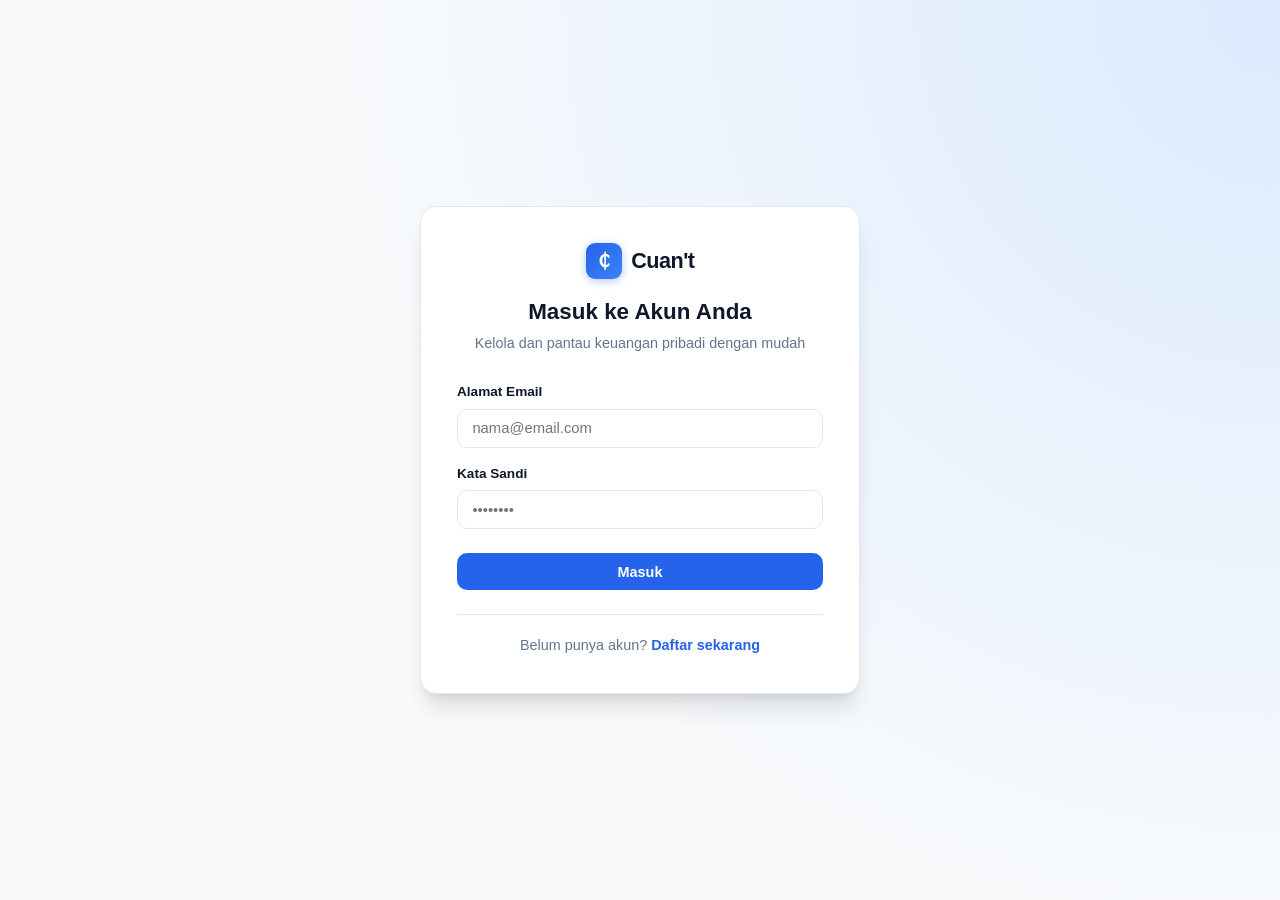
<file: frontend/index.html>
<!DOCTYPE html>
<html lang="id">
<head>
  <meta charset="UTF-8">
  <meta name="viewport" content="width=device-width, initial-scale=1.0">
  <title>Cuan't — Kelola Keuangan Pribadi</title>
  <link rel="stylesheet" href="css/style.css">
  <script src="js/api.js"></script>
  <script>
    (function() {
      var token = localStorage.getItem("cuant_token");
      if (token) {
        window.location.replace("dashboard.html");
      } else {
        window.location.replace("login.html");
      }
    })();
  </script>
</head>
<body style="display: flex; align-items: center; justify-content: center; height: 100vh; margin: 0; background-color: #f8fafc; color: #64748b; font-family: sans-serif;">
  <div style="text-align: center;">
    <div style="font-size: 2rem; margin-bottom: 0.5rem; font-weight: 800; color: #2563eb;">₵ Cuan't</div>
    <p>Mengalihkan halaman...</p>
  </div>
</body>
</html>
</file>
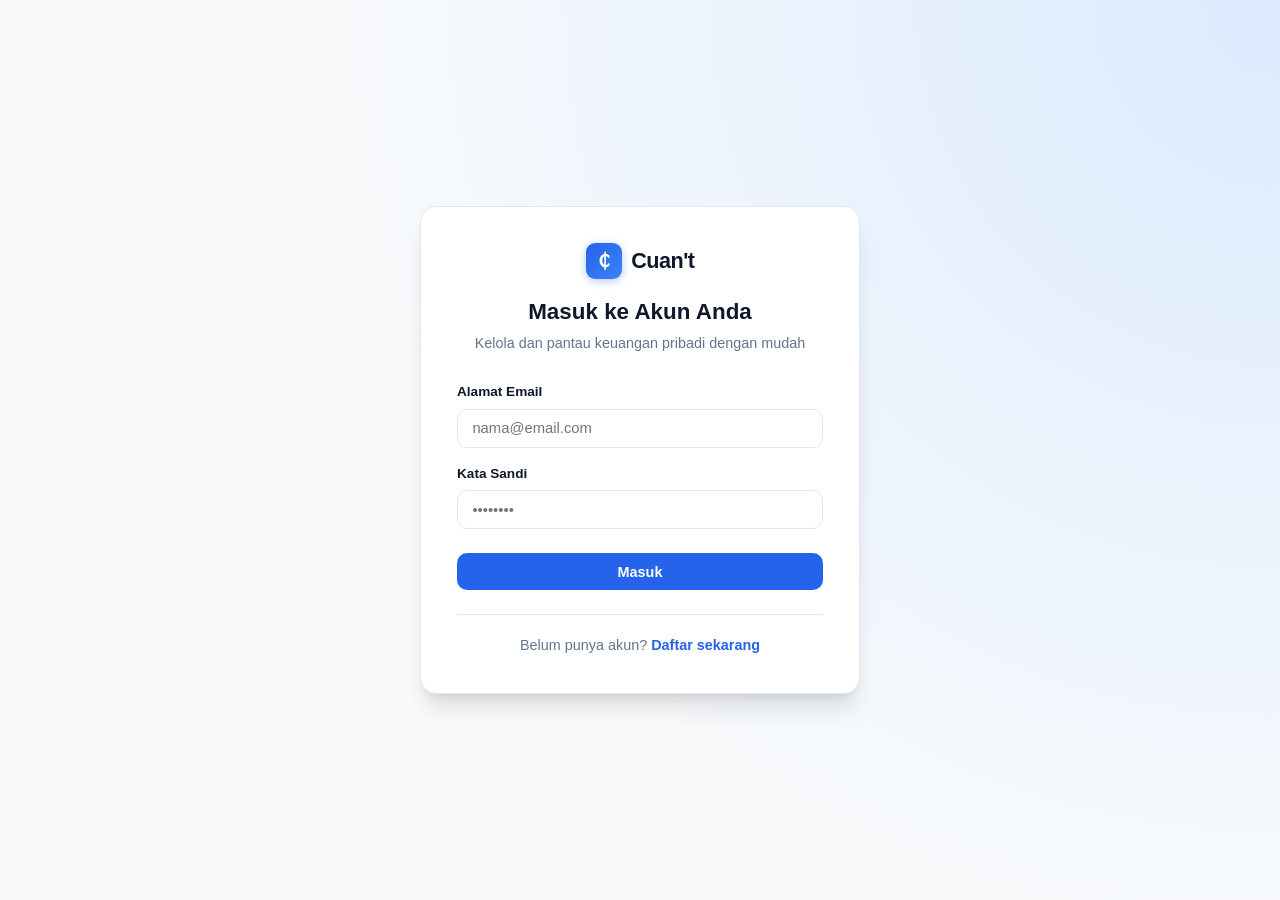
<file: frontend/dashboard.html>
<!DOCTYPE html>
<html lang="id">
<head>
  <meta charset="UTF-8">
  <meta name="viewport" content="width=device-width, initial-scale=1.0">
  <title>Dashboard — Cuan't</title>
  <link rel="stylesheet" href="css/style.css">
</head>
<body>
  <!-- Navigation Bar -->
  <nav class="navbar">
    <div class="nav-container">
      <a href="dashboard.html" class="brand">
        <span class="brand-icon">₵</span>
        <span>Cuan't</span>
      </a>

      <ul class="nav-links">
        <li><a href="dashboard.html" class="nav-link active">Dashboard</a></li>
        <li><a href="transactions.html" class="nav-link">Semua Transaksi</a></li>
      </ul>

      <div class="nav-user">
        <div class="user-badge">
          <div class="user-avatar" id="user-avatar">U</div>
          <span id="user-name">Pengguna</span>
        </div>
        <button id="btn-logout" class="btn btn-secondary btn-sm" title="Keluar dari akun">
          Keluar
        </button>
      </div>
    </div>
  </nav>

  <!-- Main Container -->
  <main class="container">
    <div class="page-header">
      <div>
        <h1 class="page-title">Ringkasan Keuangan</h1>
        <p class="page-subtitle">Pantau arus kas dan alokasi pengeluaran Anda</p>
      </div>
      <button id="btn-open-modal" class="btn btn-primary">
        + Catat Transaksi
      </button>
    </div>

    <!-- Summary Stat Cards -->
    <div class="stats-grid">
      <!-- Net Balance -->
      <div class="stat-card">
        <div class="stat-header">
          <span class="stat-label">Saldo Bersih</span>
          <div class="stat-icon balance">💳</div>
        </div>
        <div class="stat-value" id="stat-balance">Rp 0</div>
        <div class="stat-desc">Total akumulasi saldo kas</div>
      </div>

      <!-- Total Income -->
      <div class="stat-card">
        <div class="stat-header">
          <span class="stat-label">Total Pemasukan</span>
          <div class="stat-icon income">📈</div>
        </div>
        <div class="stat-value income" id="stat-income">Rp 0</div>
        <div class="stat-desc">Akumulasi uang masuk</div>
      </div>

      <!-- Total Expense -->
      <div class="stat-card">
        <div class="stat-header">
          <span class="stat-label">Total Pengeluaran</span>
          <div class="stat-icon expense">📉</div>
        </div>
        <div class="stat-value expense" id="stat-expense">Rp 0</div>
        <div class="stat-desc">Akumulasi pengeluaran</div>
      </div>
    </div>

    <!-- Analytics & Recent Transactions Grid -->
    <div style="display: grid; grid-template-columns: repeat(auto-fit, minmax(340px, 1fr)); gap: 1.5rem;">
      <!-- Category Breakdown Card -->
      <div class="card">
        <div class="card-header">
          <h2 class="card-title">Alokasi Pengeluaran per Kategori</h2>
        </div>
        <div id="category-bars-container" class="category-bars">
          <!-- Filled dynamically via dashboard.js -->
          <div class="empty-state" style="padding: 1.5rem 0;">
            <p class="empty-desc">Belum ada data pengeluaran untuk dianalisis.</p>
          </div>
        </div>
      </div>

      <!-- Recent Transactions Card -->
      <div class="card">
        <div class="card-header">
          <h2 class="card-title">Transaksi Terakhir</h2>
          <a href="transactions.html" class="btn btn-secondary btn-sm">Lihat Semua</a>
        </div>
        <div class="table-responsive">
          <table class="data-table">
            <thead>
              <tr>
                <th>Tanggal</th>
                <th>Keterangan</th>
                <th>Kategori</th>
                <th style="text-align: right;">Nominal</th>
              </tr>
            </thead>
            <tbody id="recent-transactions-tbody">
              <!-- Filled dynamically via dashboard.js -->
              <tr>
                <td colspan="4" class="empty-state">
                  <p class="empty-desc">Belum ada transaksi tercatat.</p>
                </td>
              </tr>
            </tbody>
          </table>
        </div>
      </div>
    </div>
  </main>

  <!-- Add Transaction Modal -->
  <div id="transaction-modal" class="modal-backdrop">
    <div class="modal">
      <div class="modal-header">
        <h3 class="modal-title">Tambah Transaksi Baru</h3>
        <button type="button" class="modal-close" id="btn-close-modal">&times;</button>
      </div>

      <form id="transaction-form">
        <div class="modal-body">
          <div id="modal-alert" class="alert alert-danger" style="display: none;"></div>

          <!-- Type Toggle -->
          <div class="form-group">
            <label class="form-label">Tipe Transaksi</label>
            <div class="type-toggle-group">
              <button type="button" class="type-toggle-btn active expense" data-type="expense" id="btn-type-expense">
                Pengeluaran
              </button>
              <button type="button" class="type-toggle-btn" data-type="income" id="btn-type-income">
                Pemasukan
              </button>
            </div>
            <input type="hidden" id="trans-type" value="expense">
          </div>

          <div class="form-group">
            <label class="form-label" for="trans-title">Judul / Keterangan</label>
            <input 
              type="text" 
              id="trans-title" 
              class="form-input" 
              placeholder="Contoh: Makan Siang, Beli Buku, Gaji Bulanan" 
              required
            >
          </div>

          <div class="form-group">
            <label class="form-label" for="trans-amount">Nominal (Rp)</label>
            <input 
              type="number" 
              id="trans-amount" 
              class="form-input" 
              placeholder="Contoh: 50000" 
              min="1" 
              step="any"
              required
            >
          </div>

          <div class="form-group">
            <label class="form-label" for="trans-category">Kategori</label>
            <select id="trans-category" class="form-select" required>
              <!-- Filled dynamically -->
            </select>
          </div>

          <div class="form-group">
            <label class="form-label" for="trans-date">Tanggal</label>
            <input 
              type="date" 
              id="trans-date" 
              class="form-input" 
              required
            >
          </div>

          <div class="form-group">
            <label class="form-label" for="trans-desc">Catatan Tambahan (Opsional)</label>
            <textarea 
              id="trans-desc" 
              class="form-textarea" 
              placeholder="Tambahkan detail catatan jika ada..."
            ></textarea>
          </div>
        </div>

        <div class="modal-footer">
          <button type="button" class="btn btn-secondary" id="btn-cancel-modal">Batal</button>
          <button type="submit" class="btn btn-primary" id="btn-save-transaction">Simpan Transaksi</button>
        </div>
      </form>
    </div>
  </div>

  <script src="js/api.js"></script>
  <script src="js/dashboard.js"></script>
</body>
</html>
</file>
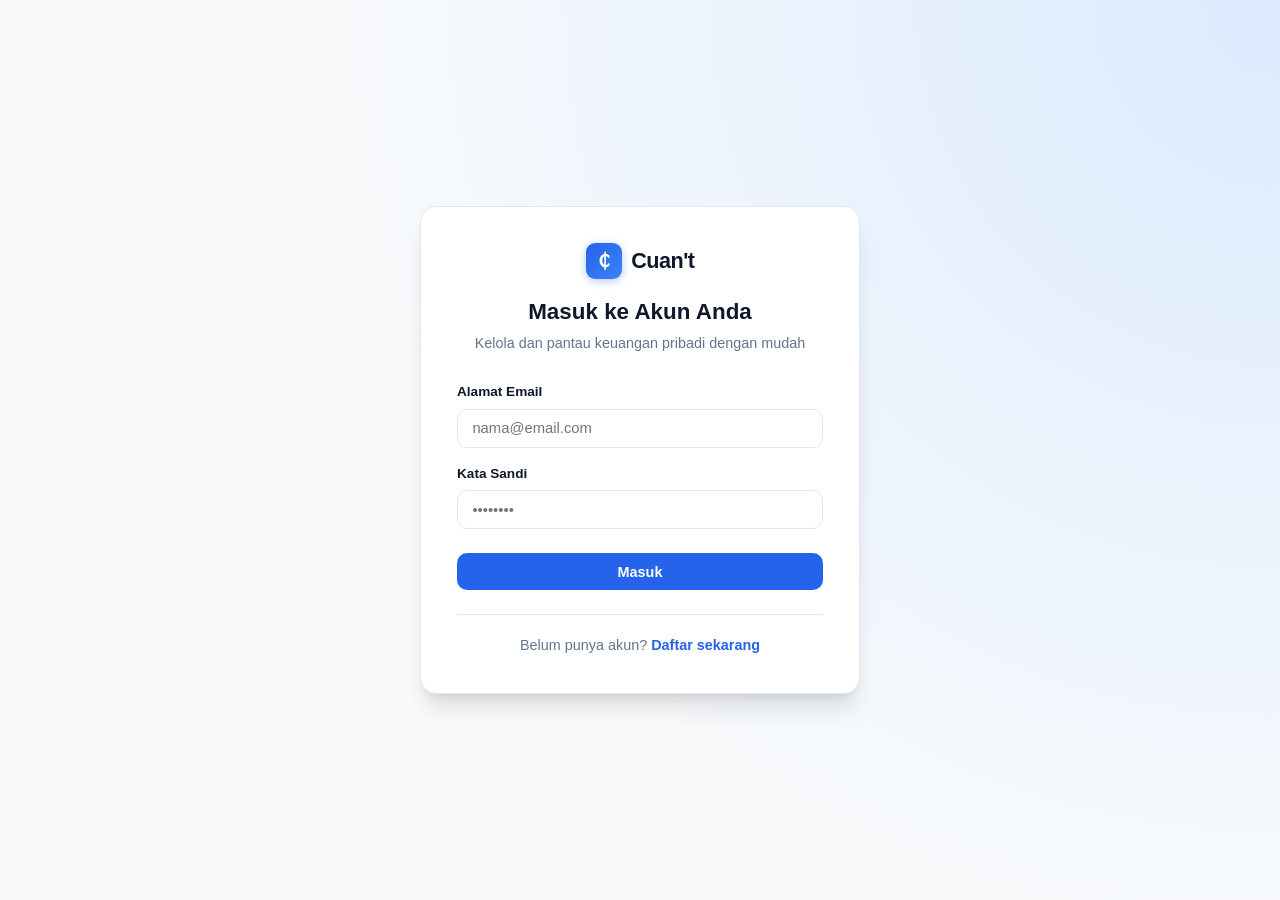
<file: frontend/login.html>
<!DOCTYPE html>
<html lang="id">
<head>
  <meta charset="UTF-8">
  <meta name="viewport" content="width=device-width, initial-scale=1.0">
  <title>Login — Cuan't</title>
  <link rel="stylesheet" href="css/style.css">
</head>
<body>
  <div class="auth-wrapper">
    <div class="auth-card">
      <div class="auth-header">
        <a href="#" class="brand">
          <span class="brand-icon">₵</span>
          <span>Cuan't</span>
        </a>
        <h1 class="auth-title">Masuk ke Akun Anda</h1>
        <p class="auth-subtitle">Kelola dan pantau keuangan pribadi dengan mudah</p>
      </div>

      <div id="alert-box" class="alert alert-danger" style="display: none;"></div>

      <form id="login-form">
        <div class="form-group">
          <label class="form-label" for="email">Alamat Email</label>
          <input 
            type="email" 
            id="email" 
            class="form-input" 
            placeholder="nama@email.com" 
            required 
            autocomplete="email"
          >
        </div>

        <div class="form-group">
          <label class="form-label" for="password">Kata Sandi</label>
          <input 
            type="password" 
            id="password" 
            class="form-input" 
            placeholder="••••••••" 
            required 
            autocomplete="current-password"
          >
        </div>

        <button type="submit" id="btn-submit" class="btn btn-primary" style="width: 100%; margin-top: 0.5rem;">
          Masuk
        </button>
      </form>

      <div class="auth-footer">
        Belum punya akun? <a href="register.html">Daftar sekarang</a>
      </div>
    </div>
  </div>

  <script src="js/api.js"></script>
  <script>
    // Redirect if already logged in
    redirectIfAuthenticated();

    const form = document.getElementById("login-form");
    const alertBox = document.getElementById("alert-box");
    const submitBtn = document.getElementById("btn-submit");

    form.addEventListener("submit", async (e) => {
      e.preventDefault();
      alertBox.style.display = "none";
      alertBox.textContent = "";

      const email = document.getElementById("email").value.trim();
      const password = document.getElementById("password").value;

      if (!email || !password) {
        alertBox.textContent = "Silakan isi email dan kata sandi.";
        alertBox.style.display = "flex";
        return;
      }

      submitBtn.disabled = true;
      submitBtn.textContent = "Memproses...";

      try {
        const response = await authAPI.login(email, password);
        setAuth(response.token, response.user);
        showToast("Login berhasil! Mengalihkan ke dashboard...", "success");
        setTimeout(() => {
          window.location.href = "dashboard.html";
        }, 500);
      } catch (err) {
        alertBox.textContent = err.message;
        alertBox.style.display = "flex";
      } finally {
        submitBtn.disabled = false;
        submitBtn.textContent = "Masuk";
      }
    });
  </script>
</body>
</html>
</file>
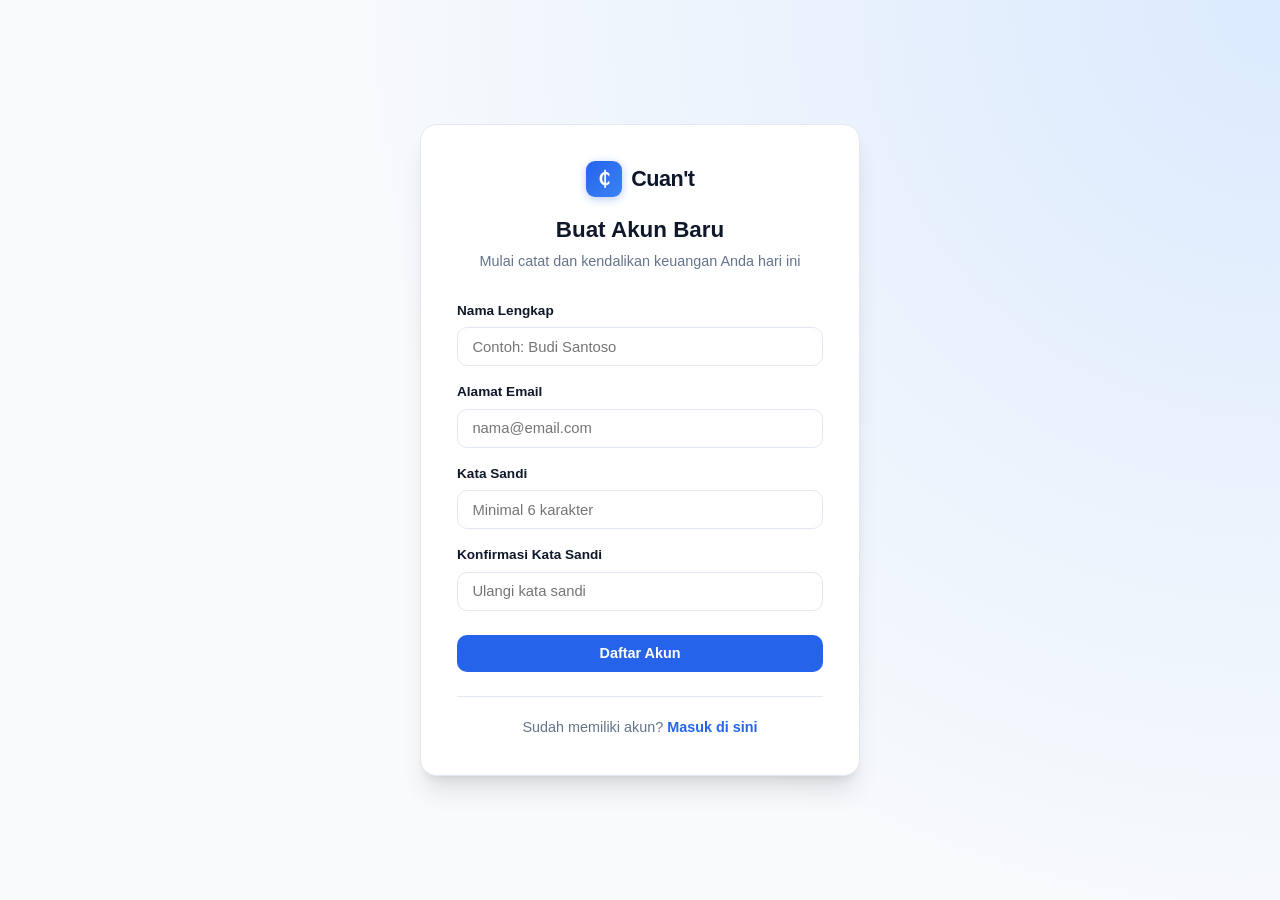
<file: frontend/register.html>
<!DOCTYPE html>
<html lang="id">
<head>
  <meta charset="UTF-8">
  <meta name="viewport" content="width=device-width, initial-scale=1.0">
  <title>Daftar Akun — Cuan't</title>
  <link rel="stylesheet" href="css/style.css">
</head>
<body>
  <div class="auth-wrapper">
    <div class="auth-card">
      <div class="auth-header">
        <a href="#" class="brand">
          <span class="brand-icon">₵</span>
          <span>Cuan't</span>
        </a>
        <h1 class="auth-title">Buat Akun Baru</h1>
        <p class="auth-subtitle">Mulai catat dan kendalikan keuangan Anda hari ini</p>
      </div>

      <div id="alert-box" class="alert alert-danger" style="display: none;"></div>

      <form id="register-form">
        <div class="form-group">
          <label class="form-label" for="name">Nama Lengkap</label>
          <input 
            type="text" 
            id="name" 
            class="form-input" 
            placeholder="Contoh: Budi Santoso" 
            required 
            autocomplete="name"
          >
        </div>

        <div class="form-group">
          <label class="form-label" for="email">Alamat Email</label>
          <input 
            type="email" 
            id="email" 
            class="form-input" 
            placeholder="nama@email.com" 
            required 
            autocomplete="email"
          >
        </div>

        <div class="form-group">
          <label class="form-label" for="password">Kata Sandi</label>
          <input 
            type="password" 
            id="password" 
            class="form-input" 
            placeholder="Minimal 6 karakter" 
            required 
            minlength="6"
            autocomplete="new-password"
          >
        </div>

        <div class="form-group">
          <label class="form-label" for="password-confirm">Konfirmasi Kata Sandi</label>
          <input 
            type="password" 
            id="password-confirm" 
            class="form-input" 
            placeholder="Ulangi kata sandi" 
            required 
            minlength="6"
            autocomplete="new-password"
          >
        </div>

        <button type="submit" id="btn-submit" class="btn btn-primary" style="width: 100%; margin-top: 0.5rem;">
          Daftar Akun
        </button>
      </form>

      <div class="auth-footer">
        Sudah memiliki akun? <a href="login.html">Masuk di sini</a>
      </div>
    </div>
  </div>

  <script src="js/api.js"></script>
  <script>
    // Redirect if already logged in
    redirectIfAuthenticated();

    const form = document.getElementById("register-form");
    const alertBox = document.getElementById("alert-box");
    const submitBtn = document.getElementById("btn-submit");

    form.addEventListener("submit", async (e) => {
      e.preventDefault();
      alertBox.style.display = "none";
      alertBox.textContent = "";

      const name = document.getElementById("name").value.trim();
      const email = document.getElementById("email").value.trim();
      const password = document.getElementById("password").value;
      const confirmPassword = document.getElementById("password-confirm").value;

      if (!name || !email || !password) {
        alertBox.textContent = "Semua bidang wajib diisi.";
        alertBox.style.display = "flex";
        return;
      }

      if (password.length < 6) {
        alertBox.textContent = "Kata sandi harus minimal 6 karakter.";
        alertBox.style.display = "flex";
        return;
      }

      if (password !== confirmPassword) {
        alertBox.textContent = "Konfirmasi kata sandi tidak cocok.";
        alertBox.style.display = "flex";
        return;
      }

      submitBtn.disabled = true;
      submitBtn.textContent = "Mendaftarkan...";

      try {
        const response = await authAPI.register(name, email, password);
        setAuth(response.token, response.user);
        showToast("Registrasi berhasil! Menyiapkan dashboard...", "success");
        setTimeout(() => {
          window.location.href = "dashboard.html";
        }, 500);
      } catch (err) {
        alertBox.textContent = err.message;
        alertBox.style.display = "flex";
      } finally {
        submitBtn.disabled = false;
        submitBtn.textContent = "Daftar Akun";
      }
    });
  </script>
</body>
</html>
</file>
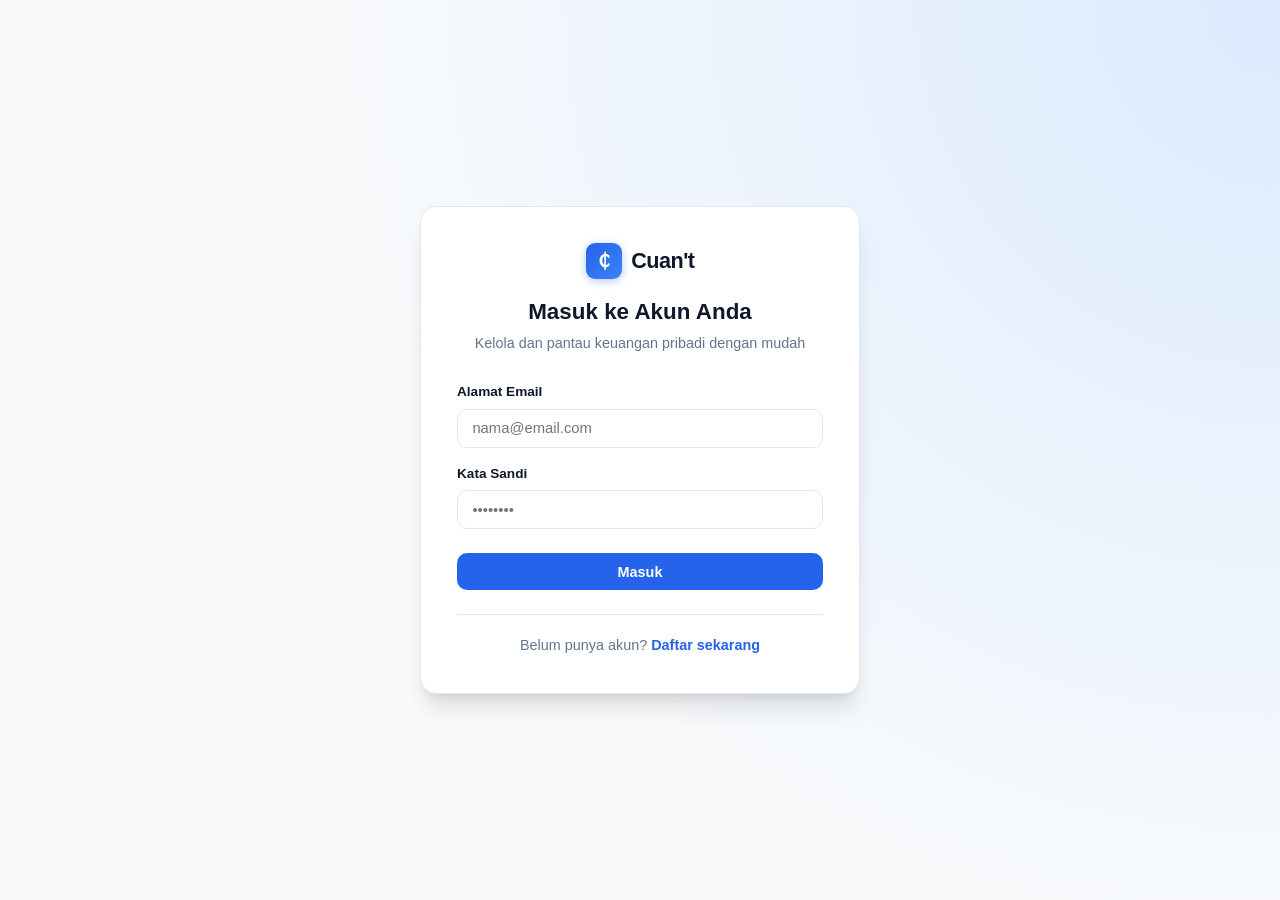
<file: frontend/transactions.html>
<!DOCTYPE html>
<html lang="id">
<head>
  <meta charset="UTF-8">
  <meta name="viewport" content="width=device-width, initial-scale=1.0">
  <title>Semua Transaksi — Cuan't</title>
  <link rel="stylesheet" href="css/style.css">
</head>
<body>
  <!-- Navigation Bar -->
  <nav class="navbar">
    <div class="nav-container">
      <a href="dashboard.html" class="brand">
        <span class="brand-icon">₵</span>
        <span>Cuan't</span>
      </a>

      <ul class="nav-links">
        <li><a href="dashboard.html" class="nav-link">Dashboard</a></li>
        <li><a href="transactions.html" class="nav-link active">Semua Transaksi</a></li>
      </ul>

      <div class="nav-user">
        <div class="user-badge">
          <div class="user-avatar" id="user-avatar">U</div>
          <span id="user-name">Pengguna</span>
        </div>
        <button id="btn-logout" class="btn btn-secondary btn-sm" title="Keluar dari akun">
          Keluar
        </button>
      </div>
    </div>
  </nav>

  <!-- Main Container -->
  <main class="container">
    <div class="page-header">
      <div>
        <h1 class="page-title">Manajemen Transaksi</h1>
        <p class="page-subtitle">Cari, saring, edit, dan kelola seluruh catatan transaksi keuangan Anda</p>
      </div>
      <button id="btn-open-add" class="btn btn-primary">
        + Catat Transaksi Baru
      </button>
    </div>

    <!-- Filter & Search Toolbar -->
    <div class="card" style="padding: 1.25rem; margin-bottom: 1.5rem;">
      <div class="filter-toolbar" style="margin-bottom: 0; background: transparent; border: none; padding: 0;">
        <!-- Search -->
        <div class="search-input-wrap">
          <span class="search-icon">🔍</span>
          <input 
            type="text" 
            id="filter-search" 
            class="form-input" 
            placeholder="Cari transaksi..."
          >
        </div>

        <!-- Type Filter -->
        <div style="flex: 0 1 150px;">
          <select id="filter-type" class="form-select">
            <option value="">Semua Tipe</option>
            <option value="expense">Pengeluaran</option>
            <option value="income">Pemasukan</option>
          </select>
        </div>

        <!-- Category Filter -->
        <div style="flex: 0 1 180px;">
          <select id="filter-category" class="form-select">
            <option value="">Semua Kategori</option>
            <!-- Loaded dynamically -->
          </select>
        </div>

        <!-- Date Range Filter -->
        <div style="flex: 0 1 150px;">
          <input 
            type="date" 
            id="filter-start-date" 
            class="form-input" 
            title="Dari Tanggal"
          >
        </div>

        <div style="flex: 0 1 150px;">
          <input 
            type="date" 
            id="filter-end-date" 
            class="form-input" 
            title="Sampai Tanggal"
          >
        </div>

        <!-- Sort Filter -->
        <div style="flex: 0 1 170px;">
          <select id="filter-sort" class="form-select">
            <option value="date_desc">Tanggal Terkini</option>
            <option value="date_asc">Tanggal Terlama</option>
            <option value="amount_desc">Nominal Tertinggi</option>
            <option value="amount_asc">Nominal Terendah</option>
          </select>
        </div>

        <!-- Reset Button -->
        <button id="btn-reset-filter" class="btn btn-secondary" title="Reset filter">
          Reset
        </button>
      </div>
    </div>

    <!-- Transactions Data Table Card -->
    <div class="card">
      <div class="card-header">
        <h2 class="card-title">Daftar Transaksi (<span id="total-count">0</span>)</h2>
        <div id="filter-summary-badge" style="font-size: 0.85rem; color: var(--text-muted);"></div>
      </div>

      <div class="table-responsive">
        <table class="data-table">
          <thead>
            <tr>
              <th style="width: 130px;">Tanggal</th>
              <th>Judul & Catatan</th>
              <th style="width: 170px;">Kategori</th>
              <th style="width: 120px;">Tipe</th>
              <th style="width: 160px; text-align: right;">Nominal</th>
              <th style="width: 130px; text-align: center;">Aksi</th>
            </tr>
          </thead>
          <tbody id="transactions-tbody">
            <!-- Rendered dynamically -->
            <tr>
              <td colspan="6" class="empty-state">
                <p class="empty-desc">Memuat data transaksi...</p>
              </td>
            </tr>
          </tbody>
        </table>
      </div>
    </div>
  </main>

  <!-- Add / Edit Transaction Modal -->
  <div id="transaction-modal" class="modal-backdrop">
    <div class="modal">
      <div class="modal-header">
        <h3 class="modal-title" id="modal-title">Catat Transaksi</h3>
        <button type="button" class="modal-close" id="btn-close-modal">&times;</button>
      </div>

      <form id="transaction-form">
        <input type="hidden" id="trans-id" value="">
        <input type="hidden" id="trans-type" value="expense">

        <div class="modal-body">
          <div id="modal-alert" class="alert alert-danger" style="display: none;"></div>

          <!-- Type Toggle -->
          <div class="form-group">
            <label class="form-label">Tipe Transaksi</label>
            <div class="type-toggle-group">
              <button type="button" class="type-toggle-btn active expense" data-type="expense" id="btn-type-expense">
                Pengeluaran
              </button>
              <button type="button" class="type-toggle-btn" data-type="income" id="btn-type-income">
                Pemasukan
              </button>
            </div>
          </div>

          <div class="form-group">
            <label class="form-label" for="trans-title">Judul Transaksi</label>
            <input 
              type="text" 
              id="trans-title" 
              class="form-input" 
              placeholder="Contoh: Belanja Bulanan, Bayar Listrik" 
              required
            >
          </div>

          <div class="form-group">
            <label class="form-label" for="trans-amount">Nominal (Rp)</label>
            <input 
              type="number" 
              id="trans-amount" 
              class="form-input" 
              placeholder="0" 
              min="1" 
              step="any"
              required
            >
          </div>

          <div class="form-group">
            <label class="form-label" for="trans-category">Kategori</label>
            <select id="trans-category" class="form-select" required>
              <!-- Filled dynamically -->
            </select>
          </div>

          <div class="form-group">
            <label class="form-label" for="trans-date">Tanggal</label>
            <input 
              type="date" 
              id="trans-date" 
              class="form-input" 
              required
            >
          </div>

          <div class="form-group">
            <label class="form-label" for="trans-desc">Catatan Tambahan (Opsional)</label>
            <textarea 
              id="trans-desc" 
              class="form-textarea" 
              placeholder="Keterangan rincian atau label..."
            ></textarea>
          </div>
        </div>

        <div class="modal-footer">
          <button type="button" class="btn btn-secondary" id="btn-cancel-modal">Batal</button>
          <button type="submit" class="btn btn-primary" id="btn-save-transaction">Simpan</button>
        </div>
      </form>
    </div>
  </div>

  <!-- Delete Confirmation Modal -->
  <div id="delete-modal" class="modal-backdrop">
    <div class="modal" style="max-width: 420px;">
      <div class="modal-header">
        <h3 class="modal-title">Hapus Transaksi</h3>
        <button type="button" class="modal-close" id="btn-close-delete-modal">&times;</button>
      </div>

      <div class="modal-body">
        <p style="margin-bottom: 0.5rem;">Apakah Anda yakin ingin menghapus catatan transaksi ini?</p>
        <p id="delete-item-title" style="font-weight: 700; color: var(--text-main); font-size: 1.05rem;"></p>
        <p style="font-size: 0.85rem; color: var(--text-muted); margin-top: 0.5rem;">
          Tindakan ini tidak dapat dibatalkan.
        </p>
      </div>

      <div class="modal-footer">
        <button type="button" class="btn btn-secondary" id="btn-cancel-delete">Batal</button>
        <button type="button" class="btn btn-danger" id="btn-confirm-delete">Ya, Hapus</button>
      </div>
    </div>
  </div>

  <script src="js/api.js"></script>
  <script src="js/transactions.js"></script>
</body>
</html>
</file>
<file: frontend/css/style.css>
/* ========================================================
   Cuan't - Aplikasi Pengelola Keuangan Pribadi
   Modern, Clean, Responsive Stylesheet
   ======================================================== */

:root {
  --primary: #2563eb;
  --primary-hover: #1d4ed8;
  --primary-light: #eff6ff;
  --success: #10b981;
  --success-bg: #ecfdf5;
  --danger: #ef4444;
  --danger-bg: #fef2f2;
  --warning: #f59e0b;
  --warning-bg: #fffbeb;
  
  --bg-main: #f8fafc;
  --bg-card: #ffffff;
  --border: #e2e8f0;
  --border-focus: #93c5fd;
  
  --text-main: #0f172a;
  --text-muted: #64748b;
  --text-light: #94a3b8;
  
  --radius-sm: 6px;
  --radius-md: 10px;
  --radius-lg: 16px;
  
  --shadow-sm: 0 1px 2px 0 rgb(0 0 0 / 0.05);
  --shadow-md: 0 4px 6px -1px rgb(0 0 0 / 0.1), 0 2px 4px -2px rgb(0 0 0 / 0.1);
  --shadow-lg: 0 10px 15px -3px rgb(0 0 0 / 0.1), 0 4px 6px -4px rgb(0 0 0 / 0.1);
  --shadow-xl: 0 20px 25px -5px rgb(0 0 0 / 0.1), 0 8px 10px -6px rgb(0 0 0 / 0.1);
}

* {
  box-sizing: border-box;
  margin: 0;
  padding: 0;
  font-family: -apple-system, BlinkMacSystemFont, "Segoe UI", Roboto, Helvetica, Arial, sans-serif;
}

body {
  background-color: var(--bg-main);
  color: var(--text-main);
  min-height: 100vh;
  display: flex;
  flex-direction: column;
  line-height: 1.5;
}

/* ========================================================
   Navigation Bar
   ======================================================== */
.navbar {
  background-color: var(--bg-card);
  border-bottom: 1px solid var(--border);
  position: sticky;
  top: 0;
  z-index: 40;
}

.nav-container {
  max-width: 1200px;
  margin: 0 auto;
  padding: 0.85rem 1.5rem;
  display: flex;
  align-items: center;
  justify-content: space-between;
}

.brand {
  display: flex;
  align-items: center;
  gap: 0.6rem;
  text-decoration: none;
  color: var(--text-main);
  font-weight: 800;
  font-size: 1.35rem;
  letter-spacing: -0.5px;
}

.brand-icon {
  background: linear-gradient(135deg, var(--primary), #3b82f6);
  color: #fff;
  width: 36px;
  height: 36px;
  border-radius: 9px;
  display: flex;
  align-items: center;
  justify-content: center;
  font-weight: 900;
  font-size: 1.2rem;
  box-shadow: 0 2px 8px rgba(37, 99, 235, 0.35);
}

.nav-links {
  display: flex;
  align-items: center;
  gap: 1rem;
  list-style: none;
}

.nav-link {
  text-decoration: none;
  color: var(--text-muted);
  font-weight: 500;
  font-size: 0.95rem;
  padding: 0.5rem 0.85rem;
  border-radius: var(--radius-sm);
  transition: all 0.2s ease;
}

.nav-link:hover {
  color: var(--primary);
  background-color: var(--primary-light);
}

.nav-link.active {
  color: var(--primary);
  background-color: var(--primary-light);
  font-weight: 600;
}

.nav-user {
  display: flex;
  align-items: center;
  gap: 0.9rem;
}

.user-badge {
  display: flex;
  align-items: center;
  gap: 0.5rem;
  background-color: #f1f5f9;
  padding: 0.35rem 0.75rem;
  border-radius: 20px;
  font-size: 0.875rem;
  font-weight: 600;
  color: var(--text-main);
}

.user-avatar {
  width: 26px;
  height: 26px;
  background-color: var(--primary);
  color: #fff;
  border-radius: 50%;
  display: flex;
  align-items: center;
  justify-content: center;
  font-size: 0.75rem;
  font-weight: 700;
}

/* ========================================================
   Layout & Containers
   ======================================================== */
.container {
  max-width: 1200px;
  margin: 0 auto;
  padding: 2rem 1.5rem;
  width: 100%;
  flex: 1;
}

.page-header {
  display: flex;
  justify-content: space-between;
  align-items: flex-start;
  margin-bottom: 2rem;
  flex-wrap: wrap;
  gap: 1rem;
}

.page-title {
  font-size: 1.75rem;
  font-weight: 800;
  color: var(--text-main);
  letter-spacing: -0.5px;
}

.page-subtitle {
  color: var(--text-muted);
  font-size: 0.95rem;
  margin-top: 0.25rem;
}

/* ========================================================
   Summary Stat Cards
   ======================================================== */
.stats-grid {
  display: grid;
  grid-template-columns: repeat(auto-fit, minmax(280px, 1fr));
  gap: 1.25rem;
  margin-bottom: 2rem;
}

.stat-card {
  background-color: var(--bg-card);
  border: 1px solid var(--border);
  border-radius: var(--radius-lg);
  padding: 1.5rem;
  box-shadow: var(--shadow-sm);
  display: flex;
  flex-direction: column;
  transition: transform 0.2s, box-shadow 0.2s;
  position: relative;
  overflow: hidden;
}

.stat-card:hover {
  transform: translateY(-2px);
  box-shadow: var(--shadow-md);
}

.stat-header {
  display: flex;
  justify-content: space-between;
  align-items: center;
  margin-bottom: 0.75rem;
}

.stat-label {
  font-size: 0.875rem;
  font-weight: 600;
  color: var(--text-muted);
  text-transform: uppercase;
  letter-spacing: 0.5px;
}

.stat-icon {
  width: 40px;
  height: 40px;
  border-radius: 10px;
  display: flex;
  align-items: center;
  justify-content: center;
  font-size: 1.2rem;
}

.stat-icon.balance {
  background-color: var(--primary-light);
  color: var(--primary);
}

.stat-icon.income {
  background-color: var(--success-bg);
  color: var(--success);
}

.stat-icon.expense {
  background-color: var(--danger-bg);
  color: var(--danger);
}

.stat-value {
  font-size: 1.9rem;
  font-weight: 800;
  letter-spacing: -0.5px;
  margin-bottom: 0.25rem;
}

.stat-value.balance-pos {
  color: var(--primary);
}

.stat-value.balance-neg {
  color: var(--danger);
}

.stat-value.income {
  color: var(--success);
}

.stat-value.expense {
  color: var(--danger);
}

.stat-desc {
  font-size: 0.825rem;
  color: var(--text-muted);
}

/* ========================================================
   Content Cards & Sections
   ======================================================== */
.card {
  background-color: var(--bg-card);
  border: 1px solid var(--border);
  border-radius: var(--radius-lg);
  padding: 1.5rem;
  box-shadow: var(--shadow-sm);
  margin-bottom: 1.5rem;
}

.card-header {
  display: flex;
  justify-content: space-between;
  align-items: center;
  margin-bottom: 1.25rem;
  flex-wrap: wrap;
  gap: 0.75rem;
}

.card-title {
  font-size: 1.2rem;
  font-weight: 700;
  color: var(--text-main);
}

.card-actions {
  display: flex;
  gap: 0.5rem;
}

/* ========================================================
   Buttons
   ======================================================== */
.btn {
  display: inline-flex;
  align-items: center;
  justify-content: center;
  gap: 0.45rem;
  padding: 0.6rem 1.15rem;
  font-size: 0.9rem;
  font-weight: 600;
  border-radius: var(--radius-md);
  border: 1px solid transparent;
  cursor: pointer;
  transition: all 0.2s ease;
  text-decoration: none;
}

.btn-primary {
  background-color: var(--primary);
  color: #fff;
}

.btn-primary:hover {
  background-color: var(--primary-hover);
  box-shadow: 0 4px 10px rgba(37, 99, 235, 0.25);
}

.btn-secondary {
  background-color: #fff;
  color: var(--text-main);
  border-color: var(--border);
}

.btn-secondary:hover {
  background-color: #f8fafc;
  border-color: var(--text-muted);
}

.btn-danger {
  background-color: var(--danger);
  color: #fff;
}

.btn-danger:hover {
  background-color: #dc2626;
}

.btn-sm {
  padding: 0.35rem 0.7rem;
  font-size: 0.8rem;
  border-radius: var(--radius-sm);
}

.btn-icon {
  width: 32px;
  height: 32px;
  padding: 0;
  border-radius: var(--radius-sm);
}

/* ========================================================
   Form Controls & Filter Toolbar
   ======================================================== */
.filter-toolbar {
  display: flex;
  flex-wrap: wrap;
  gap: 0.75rem;
  align-items: center;
  margin-bottom: 1.25rem;
  background-color: #f8fafc;
  padding: 1rem;
  border-radius: var(--radius-md);
  border: 1px solid var(--border);
}

.form-group {
  margin-bottom: 1rem;
}

.form-label {
  display: block;
  font-size: 0.85rem;
  font-weight: 600;
  color: var(--text-main);
  margin-bottom: 0.4rem;
}

.form-input,
.form-select,
.form-textarea {
  width: 100%;
  padding: 0.65rem 0.9rem;
  font-size: 0.925rem;
  border: 1px solid var(--border);
  border-radius: var(--radius-md);
  background-color: #fff;
  color: var(--text-main);
  transition: border-color 0.2s, box-shadow 0.2s;
  outline: none;
}

.form-input:focus,
.form-select:focus,
.form-textarea:focus {
  border-color: var(--primary);
  box-shadow: 0 0 0 3px rgba(37, 99, 235, 0.15);
}

.form-textarea {
  min-height: 80px;
  resize: vertical;
}

.search-input-wrap {
  position: relative;
  flex: 1 1 220px;
}

.search-input-wrap input {
  padding-left: 2.2rem;
}

.search-icon {
  position: absolute;
  left: 0.75rem;
  top: 50%;
  transform: translateY(-50%);
  color: var(--text-light);
  pointer-events: none;
}

/* Radio Pill Toggle for Income/Expense */
.type-toggle-group {
  display: flex;
  gap: 0.5rem;
  background-color: #f1f5f9;
  padding: 0.25rem;
  border-radius: var(--radius-md);
  margin-bottom: 1rem;
}

.type-toggle-btn {
  flex: 1;
  padding: 0.6rem;
  text-align: center;
  font-size: 0.9rem;
  font-weight: 600;
  border-radius: var(--radius-sm);
  cursor: pointer;
  border: none;
  background: transparent;
  color: var(--text-muted);
  transition: all 0.2s;
}

.type-toggle-btn.active.income {
  background-color: var(--success);
  color: #fff;
  box-shadow: 0 2px 4px rgba(16, 185, 129, 0.25);
}

.type-toggle-btn.active.expense {
  background-color: var(--danger);
  color: #fff;
  box-shadow: 0 2px 4px rgba(239, 68, 68, 0.25);
}

/* ========================================================
   Tables & Badges
   ======================================================== */
.table-responsive {
  width: 100%;
  overflow-x: auto;
}

.data-table {
  width: 100%;
  border-collapse: separate;
  border-spacing: 0;
  text-align: left;
}

.data-table th {
  background-color: #f8fafc;
  padding: 0.85rem 1rem;
  font-size: 0.8rem;
  font-weight: 700;
  color: var(--text-muted);
  text-transform: uppercase;
  letter-spacing: 0.5px;
  border-bottom: 1px solid var(--border);
}

.data-table td {
  padding: 0.95rem 1rem;
  font-size: 0.9rem;
  border-bottom: 1px solid var(--border);
  vertical-align: middle;
}

.data-table tr:last-child td {
  border-bottom: none;
}

.data-table tbody tr {
  transition: background-color 0.15s;
}

.data-table tbody tr:hover {
  background-color: #f8fafc;
}

.badge {
  display: inline-flex;
  align-items: center;
  gap: 0.35rem;
  padding: 0.25rem 0.65rem;
  border-radius: 9999px;
  font-size: 0.775rem;
  font-weight: 700;
  text-transform: capitalize;
}

.badge-income {
  background-color: var(--success-bg);
  color: var(--success);
}

.badge-expense {
  background-color: var(--danger-bg);
  color: var(--danger);
}

.badge-cat {
  background-color: #f1f5f9;
  color: var(--text-muted);
}

/* ========================================================
   Visual Breakdown (Category Progress Bars)
   ======================================================== */
.category-bars {
  display: flex;
  flex-direction: column;
  gap: 1rem;
}

.cat-bar-item {
  display: flex;
  flex-direction: column;
  gap: 0.35rem;
}

.cat-bar-header {
  display: flex;
  justify-content: space-between;
  font-size: 0.875rem;
  font-weight: 600;
}

.cat-bar-track {
  height: 9px;
  background-color: #f1f5f9;
  border-radius: 9999px;
  overflow: hidden;
  position: relative;
}

.cat-bar-fill {
  height: 100%;
  border-radius: 9999px;
  transition: width 0.6s cubic-bezier(0.4, 0, 0.2, 1);
}

.cat-bar-fill.expense {
  background: linear-gradient(90deg, #f87171, #ef4444);
}

.cat-bar-fill.income {
  background: linear-gradient(90deg, #34d399, #10b981);
}

/* ========================================================
   Modals (Fully Responsive with Fixed Header/Footer)
   ======================================================== */
.modal-backdrop {
  position: fixed;
  top: 0;
  left: 0;
  width: 100%;
  height: 100%;
  background-color: rgba(15, 23, 42, 0.55);
  backdrop-filter: blur(4px);
  z-index: 100;
  display: none;
  align-items: center;
  justify-content: center;
  padding: 1rem;
  overflow-y: auto;
}

.modal-backdrop.show {
  display: flex;
}

.modal {
  background-color: var(--bg-card);
  border-radius: var(--radius-lg);
  max-width: 520px;
  width: 100%;
  max-height: calc(100vh - 2rem);
  box-shadow: var(--shadow-xl);
  display: flex;
  flex-direction: column;
  overflow: hidden;
  position: relative;
  margin: auto;
  animation: modalIn 0.2s ease-out;
}

.modal > form {
  display: flex;
  flex-direction: column;
  flex: 1;
  min-height: 0;
  overflow: hidden;
}

@keyframes modalIn {
  from {
    opacity: 0;
    transform: scale(0.96) translateY(-10px);
  }
  to {
    opacity: 1;
    transform: scale(1) translateY(0);
  }
}

.modal-header {
  padding: 1.15rem 1.5rem;
  border-bottom: 1px solid var(--border);
  display: flex;
  justify-content: space-between;
  align-items: center;
  flex-shrink: 0;
  background-color: var(--bg-card);
  z-index: 10;
}

.modal-title {
  font-size: 1.15rem;
  font-weight: 700;
}

.modal-close {
  background: transparent;
  border: none;
  font-size: 1.5rem;
  color: var(--text-muted);
  cursor: pointer;
  line-height: 1;
  width: 32px;
  height: 32px;
  display: flex;
  align-items: center;
  justify-content: center;
  border-radius: var(--radius-sm);
  transition: all 0.15s ease;
}

.modal-close:hover {
  color: var(--text-main);
  background-color: #f1f5f9;
}

.modal-body {
  padding: 1.25rem 1.5rem;
  overflow-y: auto;
  flex: 1 1 auto;
  min-height: 0;
  overscroll-behavior: contain;
}

/* Custom sleek scrollbar for modal-body */
.modal-body::-webkit-scrollbar {
  width: 6px;
}
.modal-body::-webkit-scrollbar-track {
  background: transparent;
}
.modal-body::-webkit-scrollbar-thumb {
  background: #cbd5e1;
  border-radius: 4px;
}
.modal-body::-webkit-scrollbar-thumb:hover {
  background: #94a3b8;
}

.modal-footer {
  padding: 1rem 1.5rem;
  border-top: 1px solid var(--border);
  display: flex;
  justify-content: flex-end;
  gap: 0.75rem;
  background-color: #f8fafc;
  flex-shrink: 0;
  z-index: 10;
}

/* ========================================================
   Auth Page (Login / Register) Styles
   ======================================================== */
.auth-wrapper {
  min-height: 100vh;
  display: flex;
  align-items: center;
  justify-content: center;
  padding: 1.5rem;
  background: radial-gradient(circle at top right, #dbeafe 0%, #f8fafc 60%);
}

.auth-card {
  background-color: var(--bg-card);
  border: 1px solid var(--border);
  border-radius: var(--radius-lg);
  width: 100%;
  max-width: 440px;
  padding: 2.25rem;
  box-shadow: var(--shadow-xl);
}

.auth-header {
  text-align: center;
  margin-bottom: 1.75rem;
}

.auth-header .brand {
  justify-content: center;
  margin-bottom: 1rem;
}

.auth-title {
  font-size: 1.4rem;
  font-weight: 800;
  color: var(--text-main);
}

.auth-subtitle {
  color: var(--text-muted);
  font-size: 0.9rem;
  margin-top: 0.25rem;
}

.auth-footer {
  text-align: center;
  margin-top: 1.5rem;
  padding-top: 1.25rem;
  border-top: 1px solid var(--border);
  font-size: 0.9rem;
  color: var(--text-muted);
}

.auth-footer a {
  color: var(--primary);
  font-weight: 600;
  text-decoration: none;
}

.auth-footer a:hover {
  text-decoration: underline;
}

/* ========================================================
   Alerts & Toast Notifications
   ======================================================== */
.alert {
  padding: 0.75rem 1rem;
  border-radius: var(--radius-md);
  font-size: 0.875rem;
  margin-bottom: 1.25rem;
  display: flex;
  align-items: center;
  gap: 0.5rem;
}

.alert-danger {
  background-color: var(--danger-bg);
  border: 1px solid #fecaca;
  color: #b91c1c;
}

.alert-success {
  background-color: var(--success-bg);
  border: 1px solid #a7f3d0;
  color: #047857;
}

#toast-container {
  position: fixed;
  bottom: 1.5rem;
  right: 1.5rem;
  display: flex;
  flex-direction: column;
  gap: 0.5rem;
  z-index: 999;
}

.toast {
  background-color: var(--text-main);
  color: #fff;
  padding: 0.75rem 1.25rem;
  border-radius: var(--radius-md);
  font-size: 0.9rem;
  box-shadow: var(--shadow-lg);
  animation: slideUp 0.25s ease-out;
  display: flex;
  align-items: center;
  gap: 0.5rem;
}

.toast.toast-success {
  background-color: #065f46;
  border-left: 4px solid var(--success);
}

.toast.toast-danger {
  background-color: #991b1b;
  border-left: 4px solid var(--danger);
}

@keyframes slideUp {
  from {
    opacity: 0;
    transform: translateY(15px);
  }
  to {
    opacity: 1;
    transform: translateY(0);
  }
}

/* ========================================================
   Empty State
   ======================================================== */
.empty-state {
  text-align: center;
  padding: 3rem 1.5rem;
  color: var(--text-muted);
}

.empty-icon {
  font-size: 2.75rem;
  margin-bottom: 0.75rem;
  color: var(--text-light);
}

.empty-title {
  font-size: 1.1rem;
  font-weight: 700;
  color: var(--text-main);
  margin-bottom: 0.35rem;
}

.empty-desc {
  font-size: 0.875rem;
  margin-bottom: 1.25rem;
}

/* ========================================================
   Responsive Media Queries
   ======================================================== */
@media (max-width: 768px) {
  .nav-container {
    flex-wrap: wrap;
    gap: 0.75rem;
  }
  
  .stats-grid {
    grid-template-columns: 1fr;
  }
  
  .filter-toolbar {
    flex-direction: column;
    align-items: stretch;
  }
  
  .page-header {
    flex-direction: column;
    align-items: stretch;
  }
  
  .page-header .btn {
    width: 100%;
  }
}

@media (max-width: 640px) {
  .modal-backdrop {
    padding: 0.5rem;
  }

  .modal {
    max-height: calc(100vh - 1rem);
    border-radius: var(--radius-md);
  }

  .modal-header {
    padding: 1rem 1.25rem;
  }

  .modal-body {
    padding: 1rem 1.25rem;
  }

  .form-group {
    margin-bottom: 0.85rem;
  }

  .modal-footer {
    padding: 0.85rem 1.25rem;
  }

  .modal-footer .btn {
    flex: 1;
  }
}

/* Compact modal spacing for smaller screens or short viewport heights */
@media (max-height: 700px) {
  .modal {
    max-height: calc(100vh - 1rem);
  }

  .modal-header {
    padding: 0.75rem 1.25rem;
  }

  .modal-body {
    padding: 0.85rem 1.25rem;
  }

  .form-group {
    margin-bottom: 0.65rem;
  }

  .form-input,
  .form-select {
    padding: 0.5rem 0.75rem;
  }

  .form-textarea {
    min-height: 55px;
    padding: 0.5rem 0.75rem;
  }

  .modal-footer {
    padding: 0.65rem 1.25rem;
  }
}
</file>
